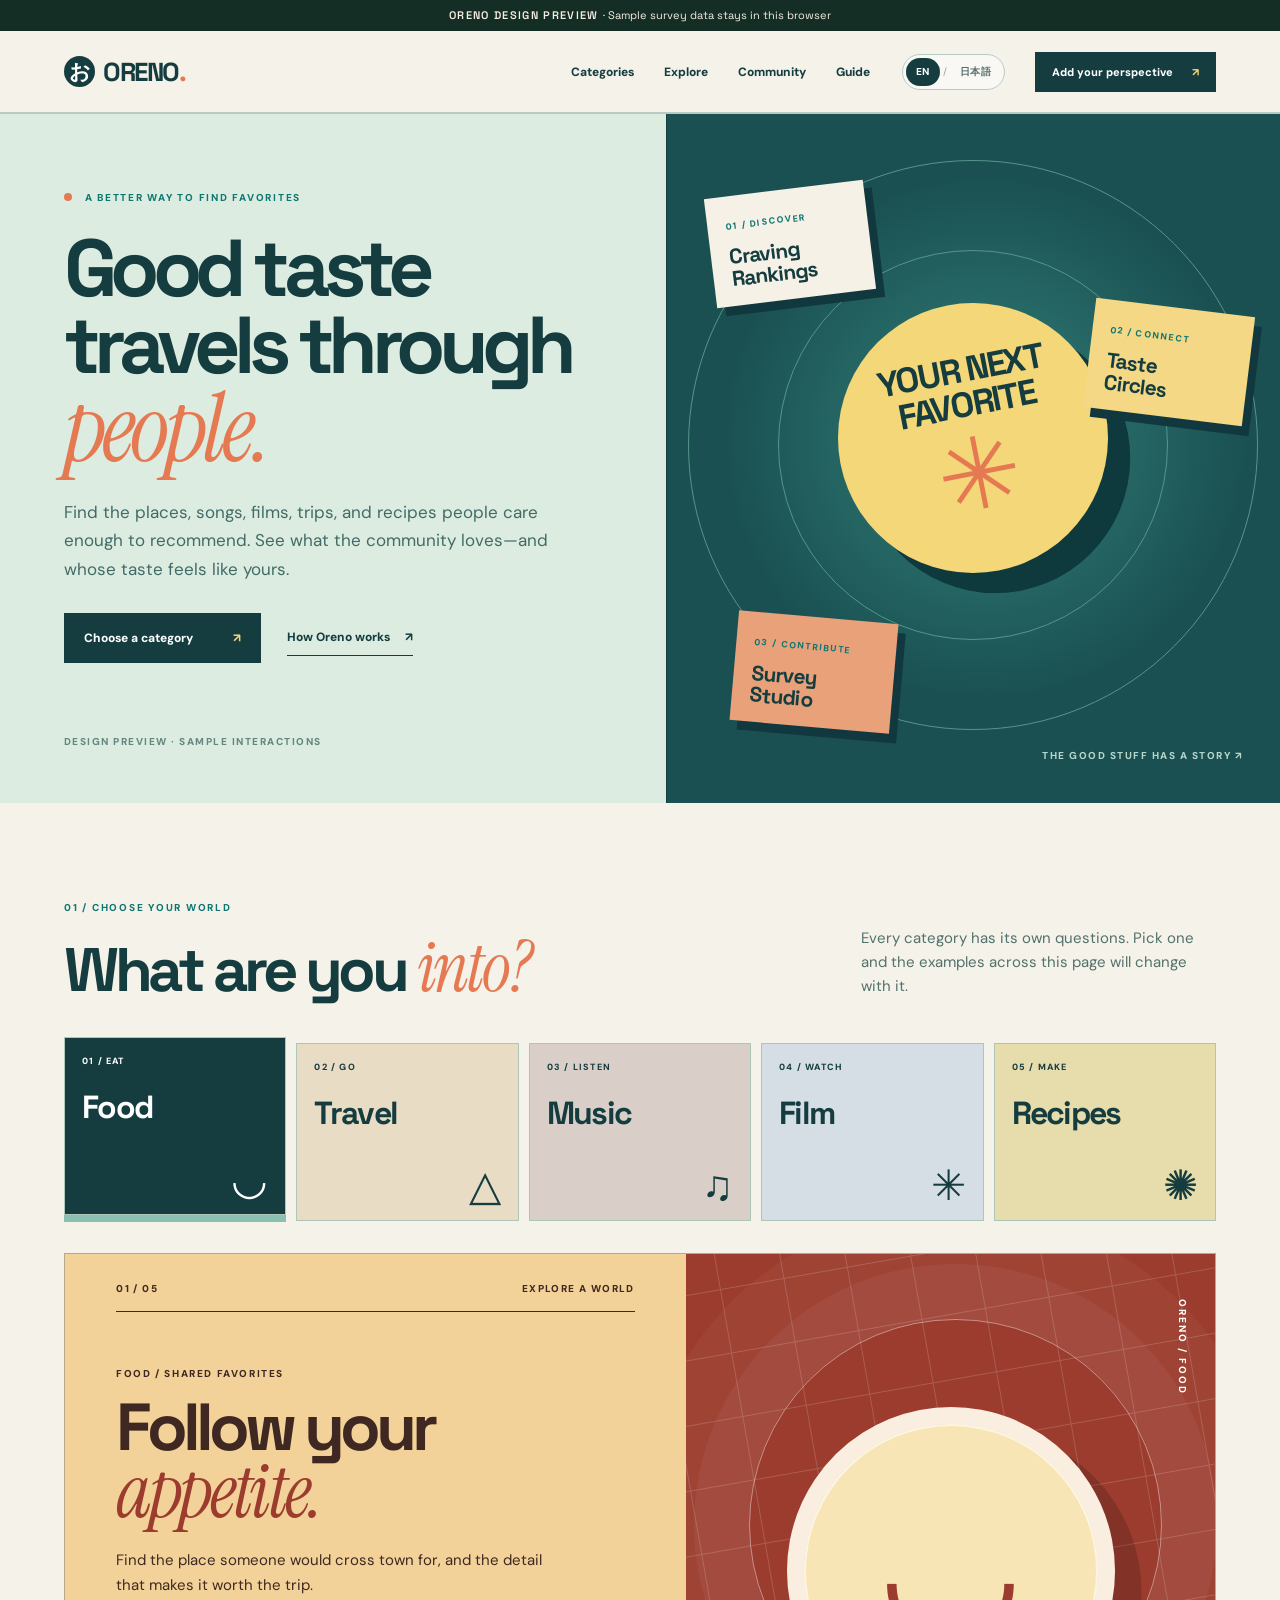
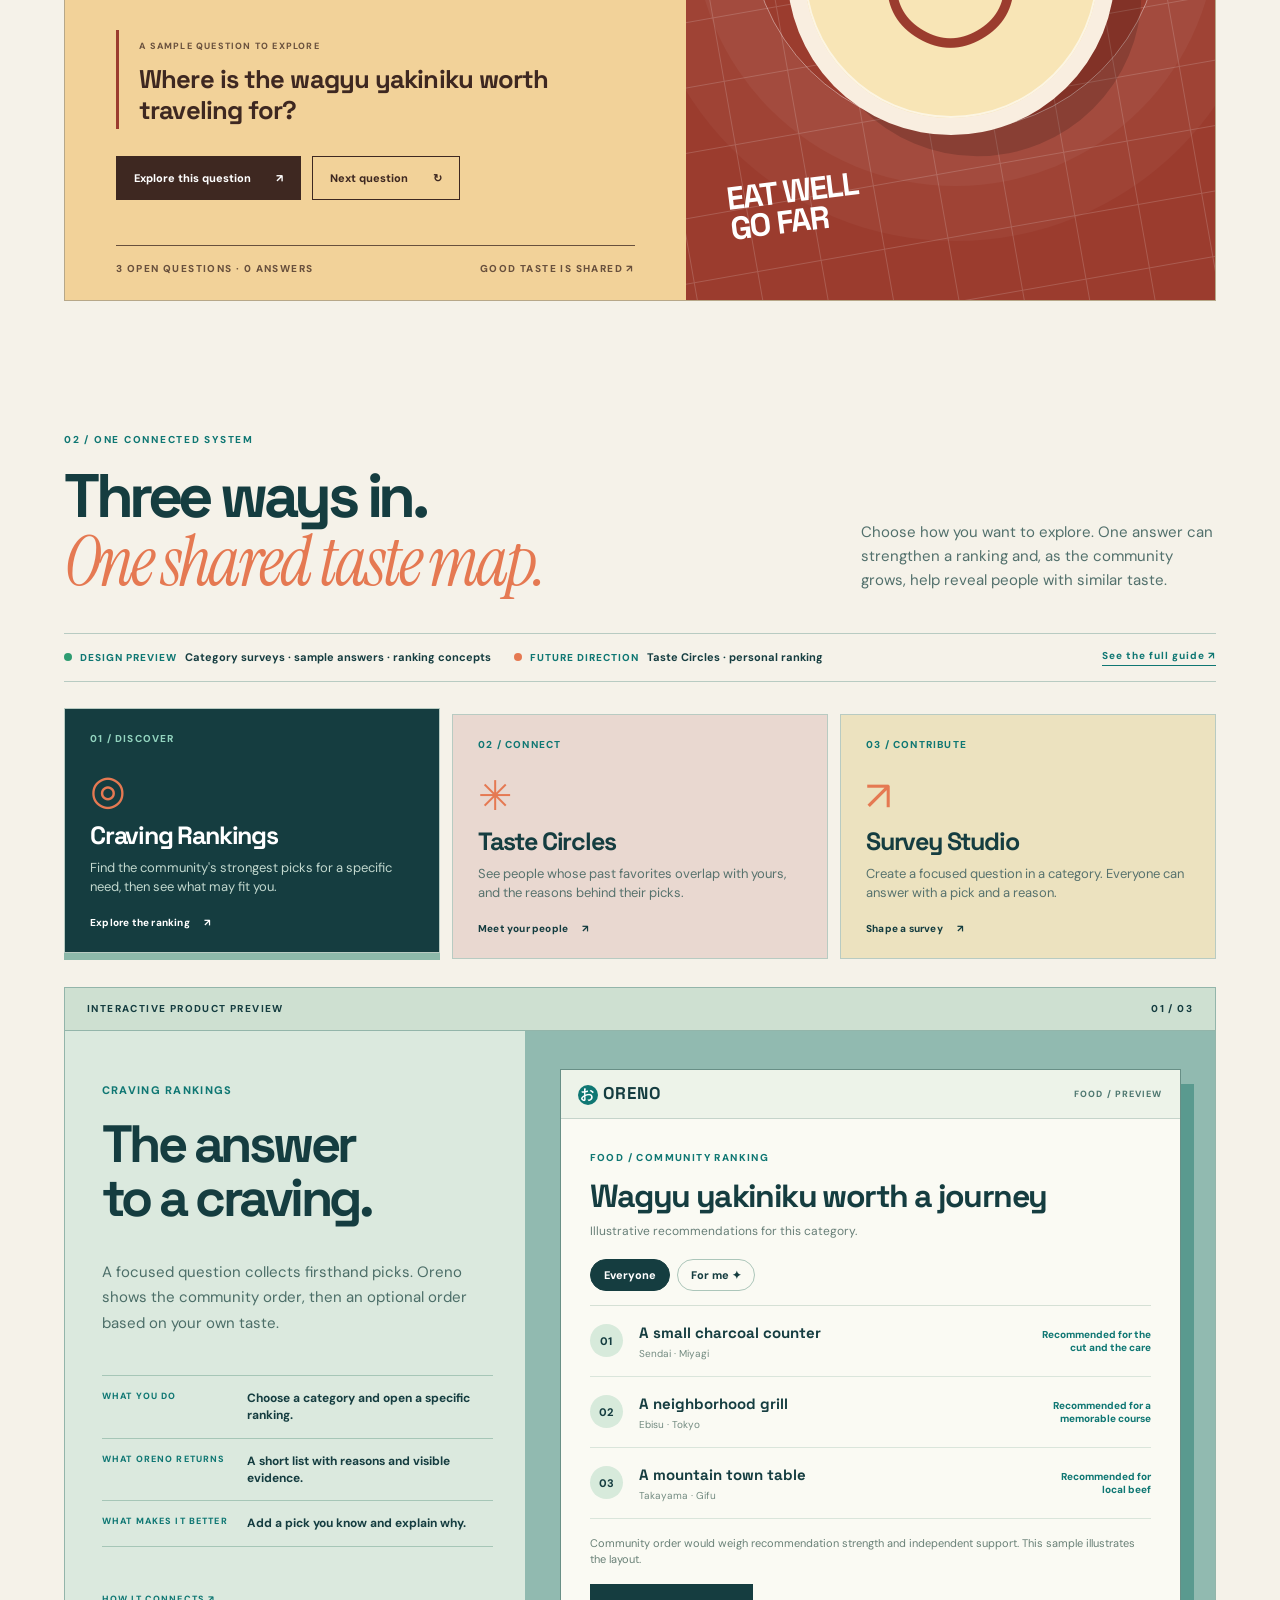
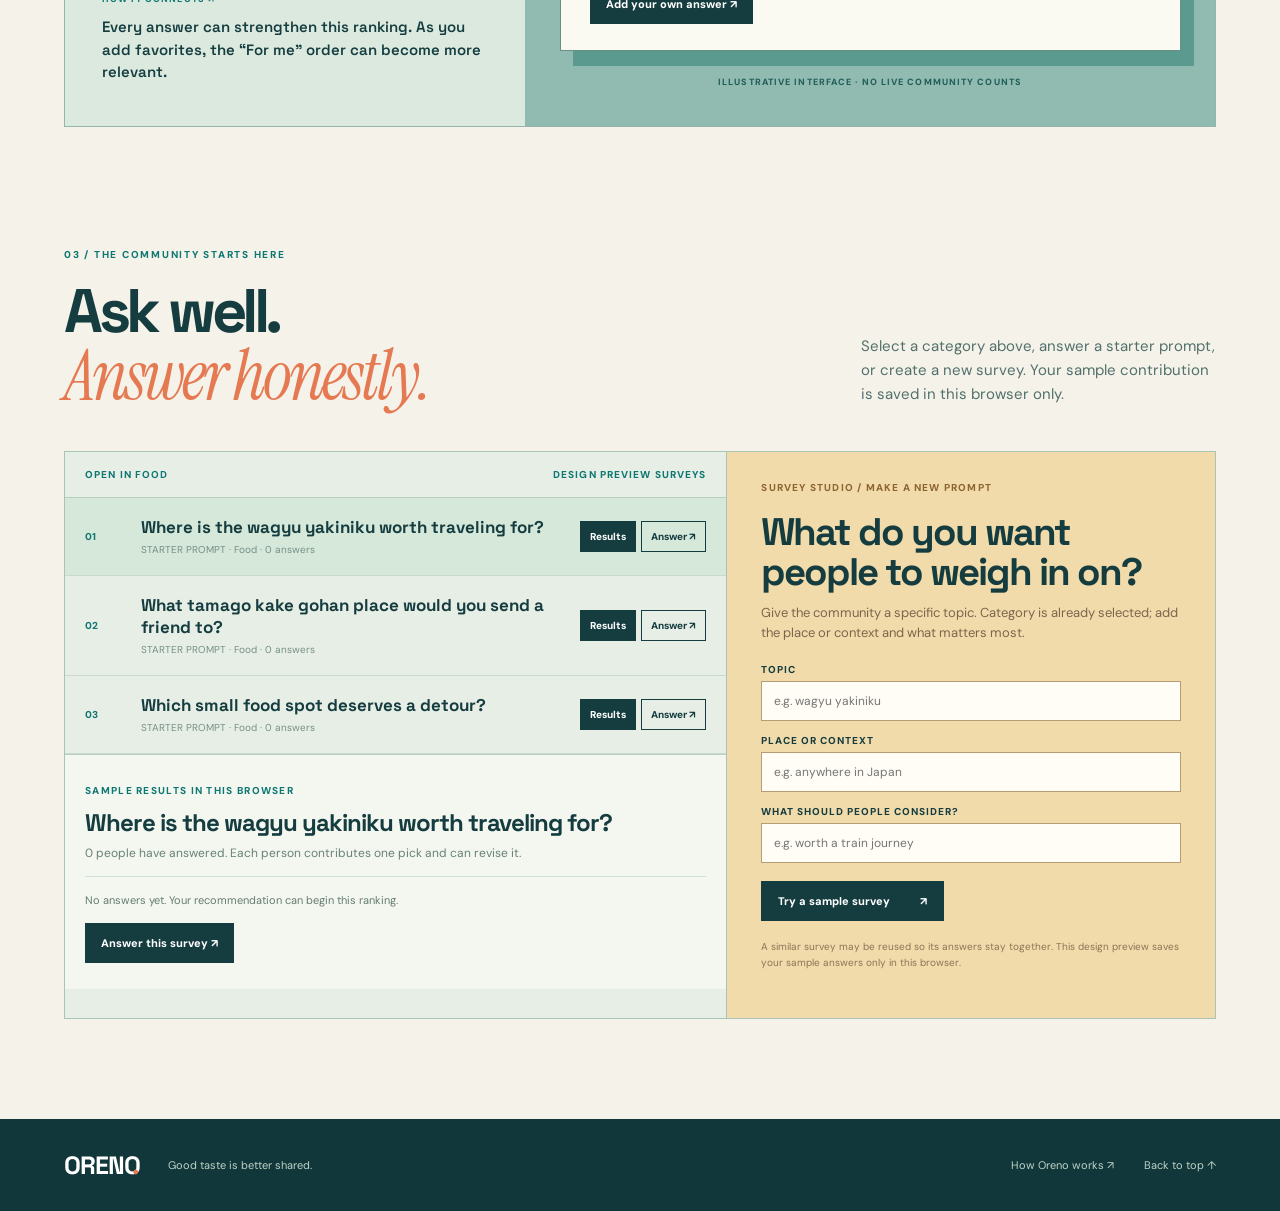
<file: index.html>
<!doctype html>
<html lang="en">
<head>
  <meta charset="utf-8" />
  <meta name="viewport" content="width=device-width, initial-scale=1" />
  <meta name="theme-color" content="#f5f2e9" />
  <meta name="description" content="Oreno brings category questions, community rankings, and people with similar taste into one place." />
  <title>Oreno — Find your kind of favorite</title>
  <link rel="preconnect" href="https://fonts.googleapis.com" />
  <link rel="preconnect" href="https://fonts.gstatic.com" crossorigin />
  <link href="https://fonts.googleapis.com/css2?family=DM+Sans:wght@400;500;600;700&family=Instrument+Serif:ital@0;1&family=Space+Grotesk:wght@400;500;600;700&display=swap" rel="stylesheet" />
  <link rel="stylesheet" href="concepts.css" />
</head>
<body>
<div class="preview-bar">ORENO DESIGN PREVIEW <span>· Sample survey data stays in this browser</span></div><div class="page" id="top">
  <header class="top">
    <a class="brand" href="#top" aria-label="Oreno home"><span class="brand-mark">お</span>ORENO<span class="dot">.</span></a>
    <nav aria-label="Main navigation"><a href="#worlds">Categories</a><a href="#ideas">Explore</a><a href="#community">Community</a><a href="guide.html">Guide</a></nav>
    <div class="mobile-actions"><a href="guide.html">Guide</a><a href="#community">Answer ↗</a></div><div class="language-switch" role="group" aria-label="Language"><button type="button" data-lang="en" aria-pressed="true">EN</button><span aria-hidden="true">/</span><button type="button" data-lang="ja" aria-pressed="false">日本語</button></div><a class="top-action" href="#community">Add your perspective <span>↗</span></a>
  </header>
  <main>
    <section class="hero">
      <div class="hero-copy"><div class="eyebrow"><span class="live-dot"></span> A BETTER WAY TO FIND FAVORITES</div><h1>Good taste<br>travels through<br><em>people.</em></h1><p>Find the places, songs, films, trips, and recipes people care enough to recommend. See what the community loves—and whose taste feels like yours.</p><div class="hero-actions"><a class="button-dark" href="#worlds">Choose a category <span>↗</span></a><a class="text-link" href="guide.html">How Oreno works <span>↗</span></a></div><span class="hero-note">DESIGN PREVIEW · SAMPLE INTERACTIONS</span></div>
      <div class="hero-art" aria-hidden="true"><div class="orbit orbit-one"></div><div class="orbit orbit-two"></div><div class="art-disc"><span>YOUR NEXT<br>FAVORITE</span><b>✳</b></div><div class="art-tag tag-top"><span>01 / DISCOVER</span><strong>Craving<br>Rankings</strong></div><div class="art-tag tag-right"><span>02 / CONNECT</span><strong>Taste<br>Circles</strong></div><div class="art-tag tag-bottom"><span>03 / CONTRIBUTE</span><strong>Survey<br>Studio</strong></div><span class="art-caption">THE GOOD STUFF HAS A STORY ↗</span></div>
    </section>
    <section class="worlds" id="worlds"><div class="section-head"><div><span class="kicker">01 / CHOOSE YOUR WORLD</span><h2>What are you <em>into?</em></h2></div><p>Every category has its own questions. Pick one and the examples across this page will change with it.</p></div><div class="category-row" role="group" aria-label="Choose a category"><button type="button" class="category active" data-category="food" aria-pressed="true"><span>01 / EAT</span><strong>Food</strong><b>◡</b></button><button type="button" class="category" data-category="travel" aria-pressed="false"><span>02 / GO</span><strong>Travel</strong><b>△</b></button><button type="button" class="category" data-category="music" aria-pressed="false"><span>03 / LISTEN</span><strong>Music</strong><b>♫</b></button><button type="button" class="category" data-category="film" aria-pressed="false"><span>04 / WATCH</span><strong>Film</strong><b>✳</b></button><button type="button" class="category" data-category="recipes" aria-pressed="false"><span>05 / MAKE</span><strong>Recipes</strong><b>✺</b></button></div><div class="world-feature" id="worldFeature" data-world="food" aria-live="polite"><div class="world-feature-copy"><div class="feature-topline"><span id="featureIndex">01 / 05</span><span>EXPLORE A WORLD</span></div><div class="feature-main"><span class="feature-kicker" id="featureKicker">FOOD / SHARED FAVORITES</span><h3 id="featureTitle">Follow your <em>appetite.</em></h3><p id="featureDescription">Specific cravings lead to memorable recommendations.</p><div class="feature-prompt"><span id="featurePromptLabel">A QUESTION TO START WITH</span><strong id="featurePrompt"></strong></div><div class="feature-actions"><button type="button" id="featureAnswer">Explore this question <span>↗</span></button><button type="button" id="featureNext" aria-label="See another question">Next question <span>↻</span></button></div></div><div class="feature-foot"><span id="featureSource">COMMUNITY QUESTIONS</span><span>GOOD TASTE IS SHARED ↗</span></div></div><div class="world-feature-art" aria-hidden="true"><div class="art-grid"></div><div class="art-halo"></div><div class="art-object"><span class="art-object-inner" id="featureArtSymbol">◡</span></div><span class="art-stamp" id="featureStamp">EAT WELL<br>GO FAR</span><span class="art-vertical" id="featureVertical">ORENO / FOOD</span></div></div></section>
    <section class="ideas" id="ideas"><div class="section-head"><div><span class="kicker">02 / ONE CONNECTED SYSTEM</span><h2>Three ways in.<br><em>One shared taste map.</em></h2></div><p>Choose how you want to explore. One answer can strengthen a ranking and, as the community grows, help reveal people with similar taste.</p></div><div class="status-rail"><span><b class="status-dot live"></b> DESIGN PREVIEW <strong>Category surveys · sample answers · ranking concepts</strong></span><span><b class="status-dot preview"></b> FUTURE DIRECTION <strong>Taste Circles · personal ranking</strong></span><a href="guide.html">See the full guide ↗</a></div><div class="selector" aria-label="Explore Oreno ideas"><button class="idea-card active" type="button" data-concept="rankings" aria-pressed="true"><span class="idea-num">01 / DISCOVER</span><span class="idea-icon">◎</span><strong>Craving Rankings</strong><span class="idea-desc">Find the community's strongest picks for a specific need, then see what may fit you.</span><span class="idea-cta">Explore the ranking <span>↗</span></span></button><button class="idea-card" type="button" data-concept="circles" aria-pressed="false"><span class="idea-num">02 / CONNECT</span><span class="idea-icon">✳</span><strong>Taste Circles</strong><span class="idea-desc">See people whose past favorites overlap with yours, and the reasons behind their picks.</span><span class="idea-cta">Meet your people <span>↗</span></span></button><button class="idea-card" type="button" data-concept="studio" aria-pressed="false"><span class="idea-num">03 / CONTRIBUTE</span><span class="idea-icon">↗</span><strong>Survey Studio</strong><span class="idea-desc">Create a focused question in a category. Everyone can answer with a pick and a reason.</span><span class="idea-cta">Shape a survey <span>↗</span></span></button></div>
      <div class="concept-stage" aria-live="polite"><div class="stage-top"><span>INTERACTIVE PRODUCT PREVIEW</span><span id="stageNumber">01 / 03</span></div><div class="stage-grid"><div class="stage-copy"><div class="stage-label" id="stageLabel">CRAVING RANKINGS</div><h3 id="stageTitle">The answer<br>to a craving.</h3><p id="stageDescription"></p><div class="stage-facts"><div><span>WHAT YOU DO</span><strong id="stageJob"></strong></div><div><span>WHAT ORENO RETURNS</span><strong id="stageReturn"></strong></div><div><span>WHAT MAKES IT BETTER</span><strong id="stageContribution"></strong></div></div><div class="stage-opinion"><span>HOW IT CONNECTS ↗</span><p id="stageConnection"></p></div></div><div class="mock-wrap"><div class="mock-device"><div class="mock-header"><span><b>お</b> ORENO</span><span id="mockCategory">FOOD / PREVIEW</span></div><div id="mockContent"></div></div><div class="mock-caption" id="mockCaption">ILLUSTRATIVE INTERFACE · NO LIVE COMMUNITY COUNTS</div></div></div></div>
    </section>
    <section class="community" id="community"><div class="section-head"><div><span class="kicker">03 / THE COMMUNITY STARTS HERE</span><h2>Ask well.<br><em>Answer honestly.</em></h2></div><p>Select a category above, answer a starter prompt, or create a new survey. Your sample contribution is saved in this browser only.</p></div><div class="community-grid"><div class="prompt-panel"><div class="panel-head"><span>OPEN IN <b id="promptCategory">FOOD</b></span><span>DESIGN PREVIEW SURVEYS</span></div><div id="promptList"></div><div class="shared-results" id="surveyResults" aria-live="polite"></div><div class="form-message" id="communityMessage" role="status"></div></div><div class="builder-panel"><div class="builder-kicker">SURVEY STUDIO / MAKE A NEW PROMPT</div><h3>What do you want<br>people to weigh in on?</h3><p>Give the community a specific topic. Category is already selected; add the place or context and what matters most.</p><form id="createForm"><label for="surveySubject">TOPIC</label><input id="surveySubject" name="subject" maxlength="70" required placeholder="e.g. wagyu yakiniku" /><label for="surveyContext">PLACE OR CONTEXT</label><input id="surveyContext" name="context" maxlength="70" required placeholder="e.g. anywhere in Japan" /><label for="surveyAngle">WHAT SHOULD PEOPLE CONSIDER?</label><input id="surveyAngle" name="angle" maxlength="90" required placeholder="e.g. worth a train journey" /><button class="builder-submit" type="submit">Try a sample survey <span>↗</span></button></form><p class="builder-note">A similar survey may be reused so its answers stay together. This design preview saves your sample answers only in this browser.</p></div></div></section>
  </main>
  <footer><a class="footer-brand" href="#top">ORENO<span>.</span></a><span>Good taste is better shared.</span><a href="guide.html">How Oreno works ↗</a><a href="#top">Back to top ↑</a></footer>
</div>
<dialog id="answerDialog"><form id="answerForm" class="answer-card"><button class="dialog-close" type="button" id="closeDialog" aria-label="Close">×</button><span class="kicker">ADD YOUR PERSPECTIVE</span><h2 id="answerPrompt"></h2><p>Tell people what you recommend and the detail that makes it worth their time.</p><label for="answerPick">YOUR PICK</label><input id="answerPick" name="pick" maxlength="100" required placeholder="A place, song, film, route, or recipe" /><label for="answerReason">WHY THIS ONE?</label><textarea id="answerReason" name="reason" maxlength="400" minlength="15" required placeholder="The detail you would tell a friend..."></textarea><label for="answerStrength">HOW STRONGLY DO YOU RECOMMEND IT?</label><select id="answerStrength" name="strength"><option value="2">I recommend it</option><option value="3">I would go out of my way for it</option><option value="1">A good pick</option></select><button class="builder-submit" type="submit">Share my answer <span>↗</span></button><small id="answerMessage">One answer per person for each survey. You can update it later.</small></form></dialog>
<script src="concepts.js"></script>
<script src="i18n.js?v=3"></script>
</body>
</html>
</file>
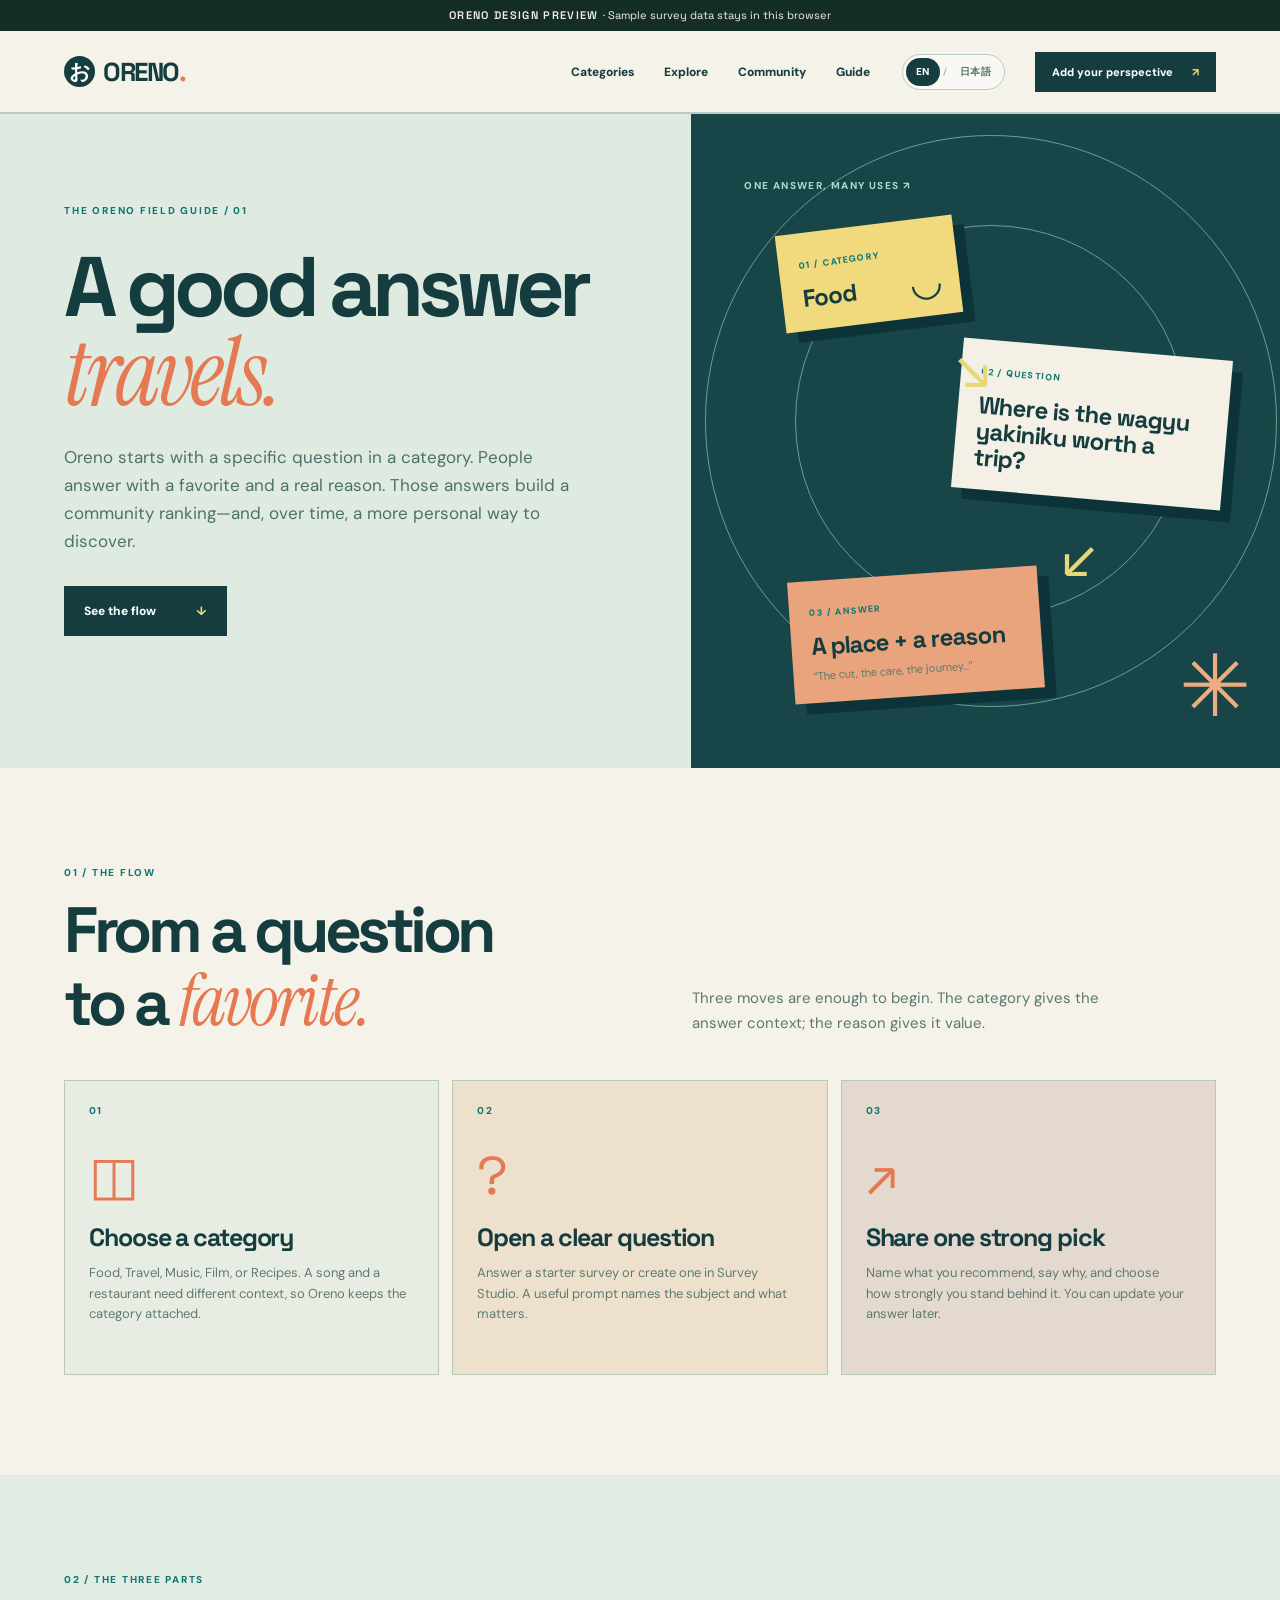
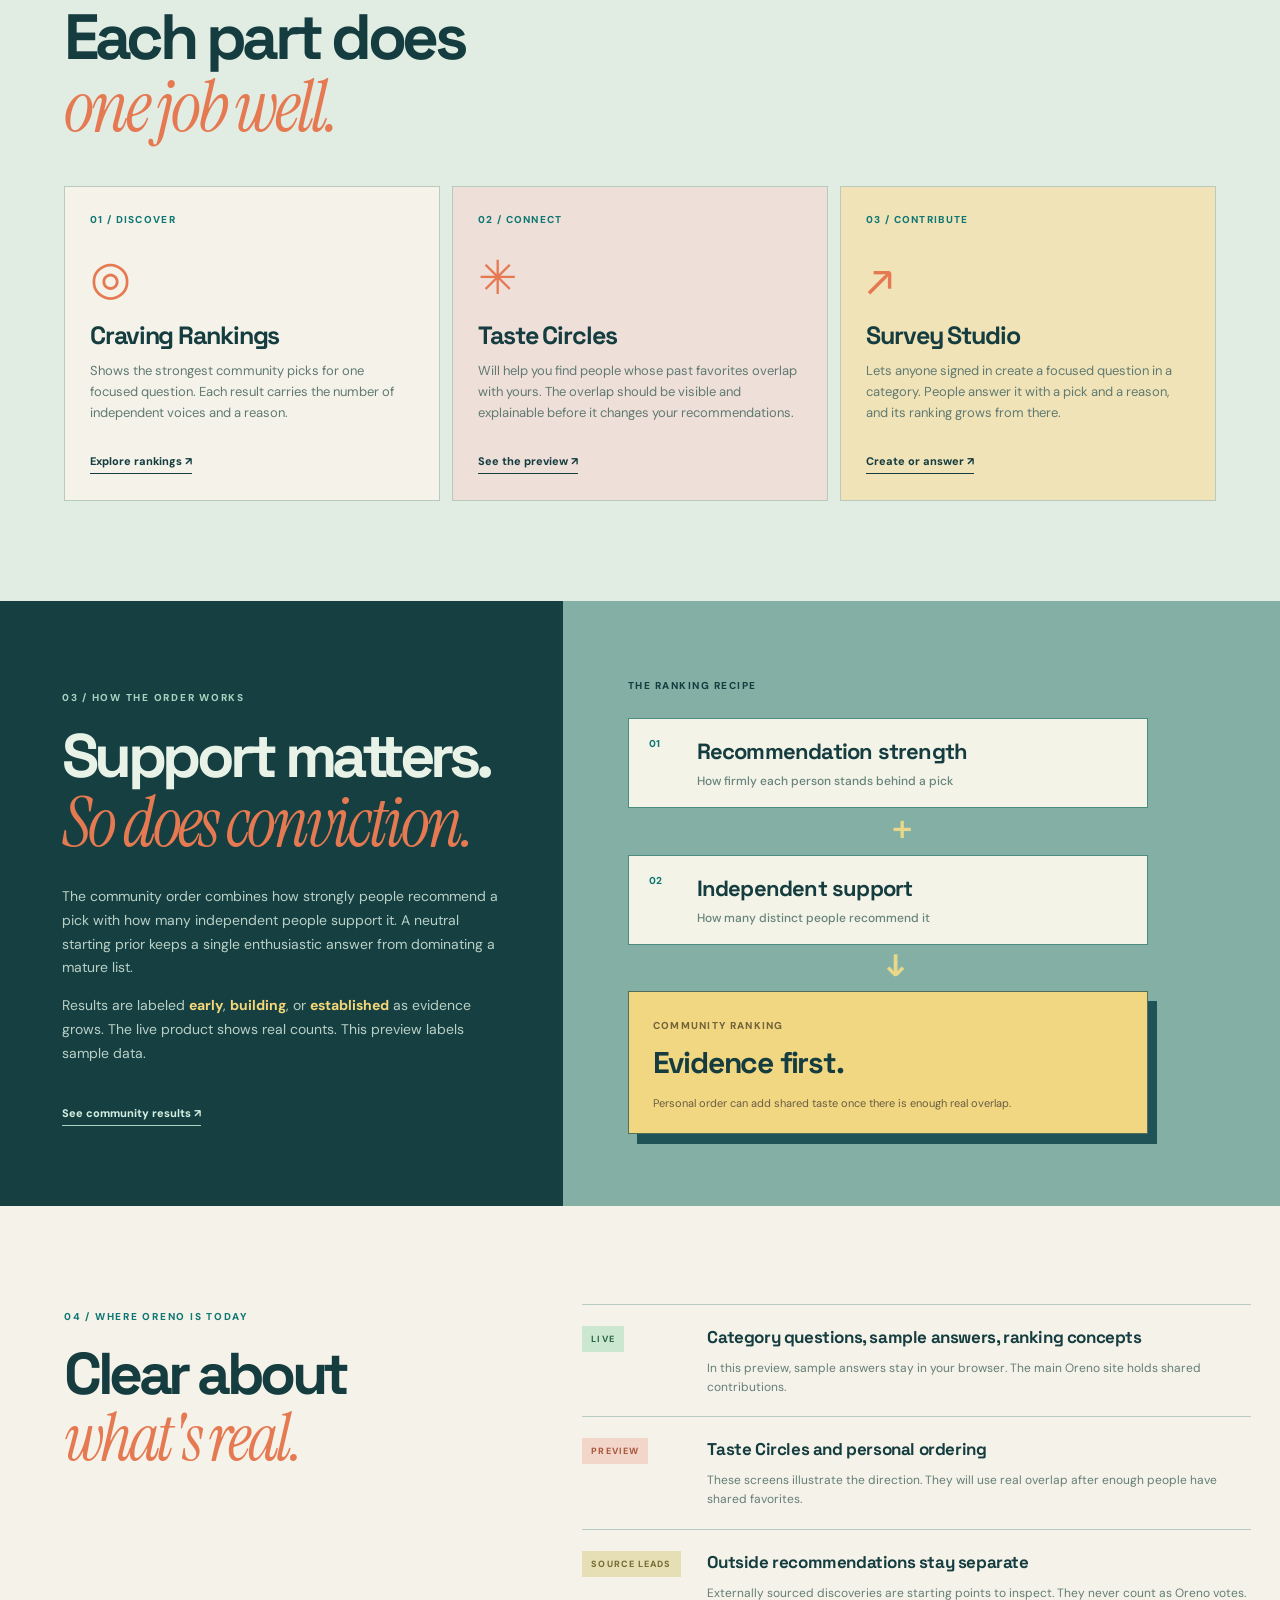
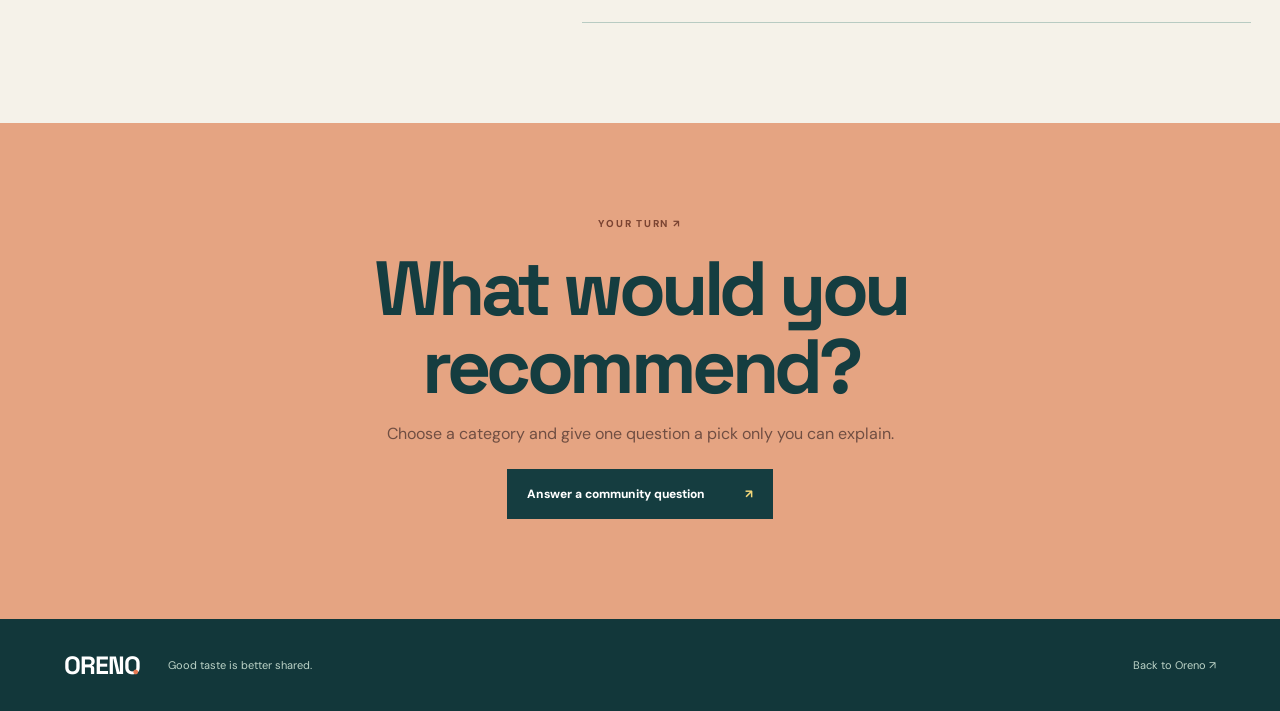
<file: guide.html>
<!doctype html>
<html lang="en">
<head>
  <meta charset="utf-8" />
  <meta name="viewport" content="width=device-width, initial-scale=1" />
  <meta name="theme-color" content="#e4ebdf" />
  <meta name="description" content="A simple guide to Oreno's category surveys, community rankings, and taste connections." />
  <title>How Oreno works — Oreno</title>
  <link rel="preconnect" href="https://fonts.googleapis.com" />
  <link rel="preconnect" href="https://fonts.gstatic.com" crossorigin />
  <link href="https://fonts.googleapis.com/css2?family=DM+Sans:wght@400;500;600;700&family=Instrument+Serif:ital@0;1&family=Space+Grotesk:wght@400;500;600;700&display=swap" rel="stylesheet" />
  <link rel="stylesheet" href="concepts.css" />
  <link rel="stylesheet" href="guide.css" />
</head>
<body>
<div class="preview-bar">ORENO DESIGN PREVIEW <span>· Sample survey data stays in this browser</span></div><div class="page" id="top">
  <header class="top"><a class="brand" href="concepts.html" aria-label="Oreno home"><span class="brand-mark">お</span>ORENO<span class="dot">.</span></a><nav aria-label="Main navigation"><a href="concepts.html#worlds">Categories</a><a href="concepts.html#ideas">Explore</a><a href="concepts.html#community">Community</a><a href="guide.html" aria-current="page">Guide</a></nav><div class="language-switch" role="group" aria-label="Language"><button type="button" data-lang="en" aria-pressed="true">EN</button><span aria-hidden="true">/</span><button type="button" data-lang="ja" aria-pressed="false">日本語</button></div><a class="top-action" href="concepts.html#community">Add your perspective <span>↗</span></a><div class="mobile-actions"><a href="concepts.html">Home</a><a href="concepts.html#community">Answer ↗</a></div></header>
  <main>
    <section class="guide-hero"><div class="guide-hero-copy"><span class="kicker">THE ORENO FIELD GUIDE / 01</span><h1>A good answer<br><em>travels.</em></h1><p>Oreno starts with a specific question in a category. People answer with a favorite and a real reason. Those answers build a community ranking—and, over time, a more personal way to discover.</p><a class="button-dark" href="#the-flow">See the flow <span>↓</span></a></div><div class="guide-hero-visual" aria-label="Illustration showing a category, question, recommendation, and ranking"><div class="visual-label">ONE ANSWER, MANY USES ↗</div><div class="visual-card vc-one"><span>01 / CATEGORY</span><strong>Food</strong><b>◡</b></div><div class="visual-arrow va-one">↘</div><div class="visual-card vc-two"><span>02 / QUESTION</span><strong>Where is the wagyu yakiniku worth a trip?</strong></div><div class="visual-arrow va-two">↙</div><div class="visual-card vc-three"><span>03 / ANSWER</span><strong>A place + a reason</strong><small>“The cut, the care, the journey…”</small></div><div class="visual-stamp">✳</div></div></section>
    <section class="flow" id="the-flow"><div class="guide-section-head"><span class="kicker">01 / THE FLOW</span><h2>From a question<br>to a <em>favorite.</em></h2><p>Three moves are enough to begin. The category gives the answer context; the reason gives it value.</p></div><div class="flow-grid"><div class="flow-step"><span class="step-num">01</span><div class="step-glyph">◫</div><h3>Choose a category</h3><p>Food, Travel, Music, Film, or Recipes. A song and a restaurant need different context, so Oreno keeps the category attached.</p></div><div class="flow-step"><span class="step-num">02</span><div class="step-glyph">?</div><h3>Open a clear question</h3><p>Answer a starter survey or create one in Survey Studio. A useful prompt names the subject and what matters.</p></div><div class="flow-step"><span class="step-num">03</span><div class="step-glyph">↗</div><h3>Share one strong pick</h3><p>Name what you recommend, say why, and choose how strongly you stand behind it. You can update your answer later.</p></div></div></section>
    <section class="three-parts"><div class="guide-section-head"><span class="kicker">02 / THE THREE PARTS</span><h2>Each part does<br><em>one job well.</em></h2></div><div class="part-grid"><article><span class="part-no">01 / DISCOVER</span><div class="part-icon">◎</div><h3>Craving Rankings</h3><p>Shows the strongest community picks for one focused question. Each result carries the number of independent voices and a reason.</p><a href="concepts.html#ideas">Explore rankings ↗</a></article><article><span class="part-no">02 / CONNECT</span><div class="part-icon">✳</div><h3>Taste Circles</h3><p>Will help you find people whose past favorites overlap with yours. The overlap should be visible and explainable before it changes your recommendations.</p><a href="concepts.html#ideas">See the preview ↗</a></article><article><span class="part-no">03 / CONTRIBUTE</span><div class="part-icon">↗</div><h3>Survey Studio</h3><p>Lets anyone signed in create a focused question in a category. People answer it with a pick and a reason, and its ranking grows from there.</p><a href="concepts.html#community">Create or answer ↗</a></article></div></section>
    <section class="ranking-guide"><div class="ranking-copy"><span class="kicker">03 / HOW THE ORDER WORKS</span><h2>Support matters.<br><em>So does conviction.</em></h2><p>The community order combines how strongly people recommend a pick with how many independent people support it. A neutral starting prior keeps a single enthusiastic answer from dominating a mature list.</p><p>Results are labeled <strong>early</strong>, <strong>building</strong>, or <strong>established</strong> as evidence grows. The live product shows real counts. This preview labels sample data.</p><a href="concepts.html#community" class="ranking-link">See community results ↗</a></div><div class="ranking-visual"><span class="math-kicker">THE RANKING RECIPE</span><div class="math-row"><span>01</span><strong>Recommendation strength</strong><b>How firmly each person stands behind a pick</b></div><div class="math-plus">＋</div><div class="math-row"><span>02</span><strong>Independent support</strong><b>How many distinct people recommend it</b></div><div class="math-equals">↓</div><div class="math-result"><span>COMMUNITY RANKING</span><strong>Evidence first.</strong><small>Personal order can add shared taste once there is enough real overlap.</small></div></div></section>
    <section class="guide-status"><div><span class="kicker">04 / WHERE ORENO IS TODAY</span><h2>Clear about<br><em>what's real.</em></h2></div><div class="status-list"><div><span class="status-pill live-pill">LIVE</span><strong>Category questions, sample answers, ranking concepts</strong><p>In this preview, sample answers stay in your browser. The main Oreno site holds shared contributions.</p></div><div><span class="status-pill preview-pill">PREVIEW</span><strong>Taste Circles and personal ordering</strong><p>These screens illustrate the direction. They will use real overlap after enough people have shared favorites.</p></div><div><span class="status-pill source-pill">SOURCE LEADS</span><strong>Outside recommendations stay separate</strong><p>Externally sourced discoveries are starting points to inspect. They never count as Oreno votes.</p></div></div></section>
    <section class="guide-end"><span class="kicker">YOUR TURN ↗</span><h2>What would you<br>recommend?</h2><p>Choose a category and give one question a pick only you can explain.</p><a class="button-dark" href="concepts.html#community">Answer a community question <span>↗</span></a></section>
  </main>
  <footer><a class="footer-brand" href="concepts.html">ORENO<span>.</span></a><span>Good taste is better shared.</span><a href="concepts.html">Back to Oreno ↗</a></footer>
</div>
<script src="i18n.js?v=3"></script>
</body>
</html>
</file>
<file: concepts.css>
:root{--paper:#f5f2e9;--ink:#153d40;--teal:#0f7773;--mint:#cbe5d8;--line:#b8cbc2;--orange:#e57952;--yellow:#f3d779}*{box-sizing:border-box}html{scroll-behavior:smooth}body{margin:0;background:var(--paper);color:var(--ink);font-family:'DM Sans',sans-serif}button,input,textarea{font:inherit}button{cursor:pointer}a{color:inherit;text-decoration:none}button:focus-visible,a:focus-visible,input:focus-visible,textarea:focus-visible{outline:3px solid var(--orange);outline-offset:3px}.page{max-width:1700px;margin:auto;overflow:hidden}.top{height:82px;display:flex;align-items:center;gap:30px;padding:0 5%;border-bottom:1px solid var(--line);background:var(--paper);position:relative;z-index:5}.brand{font:700 26px 'Space Grotesk',sans-serif;letter-spacing:-1.5px;display:flex;align-items:center;gap:8px;margin-right:auto}.brand-mark{background:var(--ink);color:white;width:31px;height:31px;border-radius:50%;display:grid;place-items:center;font:700 21px sans-serif;letter-spacing:0}.dot,.footer-brand span{color:var(--orange);margin-left:-8px}.top nav{display:flex;gap:30px;font-size:12px;font-weight:800}.top nav a:hover{text-decoration:underline;text-underline-offset:5px}.top-action{background:var(--ink);color:#fff;padding:13px 17px;font-size:11px;font-weight:800;white-space:nowrap}.top-action span{margin-left:16px;color:var(--yellow)}.hero{min-height:690px;display:grid;grid-template-columns:52% 48%;background:#dcece0}.hero-copy{padding:78px 6% 55px 9.6%;display:flex;flex-direction:column;align-items:flex-start;position:relative;z-index:2}.eyebrow,.kicker{font-size:10px;letter-spacing:1.75px;font-weight:800;color:var(--teal)}.live-dot{display:inline-block;width:8px;height:8px;border-radius:50%;background:var(--orange);margin-right:9px}.hero h1{font:700 clamp(66px,6.3vw,105px)/.95 'Space Grotesk',sans-serif;letter-spacing:-6.5px;margin:27px 0 25px}.hero h1 em,.section-head h2 em,.system h2 em{font-style:normal;color:var(--orange)}.hero p{font-size:17px;line-height:1.65;max-width:510px;color:#426b67;margin:0 0 30px}.hero-actions{display:flex;gap:26px;align-items:center;flex-wrap:wrap}.button-dark{background:var(--ink);color:white;padding:17px 20px;display:inline-flex;gap:40px;font-size:12px;font-weight:800}.button-dark span{color:var(--yellow)}.text-link{font-size:12px;font-weight:800;border-bottom:1px solid var(--ink);padding:10px 0}.text-link span{margin-left:12px}.hero-note{font-size:10px;letter-spacing:1.5px;color:#648680;font-weight:800;margin-top:auto;padding-top:32px}.hero-art{position:relative;min-height:640px;background:#1a5052;overflow:hidden;border-left:1px solid var(--ink)}.hero-art:before{content:'';position:absolute;inset:0;background:radial-gradient(circle at 52% 47%,#2d7771 0 11%,transparent 54%)}.orbit{position:absolute;border:1px solid #55958b;border-radius:50%;width:570px;height:570px;left:50%;top:48%;transform:translate(-50%,-50%)}.orbit-two{width:390px;height:390px}.art-disc{position:absolute;left:50%;top:47%;transform:translate(-50%,-50%) rotate(-11deg);width:270px;height:270px;border-radius:50%;background:var(--yellow);display:flex;flex-direction:column;align-items:center;justify-content:center;box-shadow:18px 24px 0 #0e393d}.art-disc span{font:700 35px/1 'Space Grotesk',sans-serif;letter-spacing:-2px;text-align:center}.art-disc b{font:100px/1 sans-serif;color:var(--orange);margin-top:2px}.art-tag{position:absolute;min-width:160px;padding:17px 18px;background:#f6f1e6;box-shadow:8px 9px 0 #10383e}.art-tag span{font-size:9px;letter-spacing:1.3px;font-weight:800;color:var(--teal)}.art-tag strong{display:block;font:700 21px/1.03 'Space Grotesk',sans-serif;letter-spacing:-.9px;margin-top:12px}.tag-top{left:7%;top:11%;transform:rotate(-7deg)}.tag-right{right:5%;top:28%;transform:rotate(7deg);background:#f4d886}.tag-bottom{left:11%;bottom:11%;transform:rotate(5deg);background:#e9a17a}.art-caption{position:absolute;right:6%;bottom:6%;font-size:10px;letter-spacing:1.5px;font-weight:800;color:#b7d6ca}.worlds,.ideas,.community{padding:92px 5% 0}.section-head{display:flex;justify-content:space-between;align-items:end;gap:50px;margin-bottom:40px}.section-head h2,.system h2{font:700 clamp(42px,4.8vw,72px)/1 'Space Grotesk',sans-serif;letter-spacing:-4.5px;margin:18px 0 0}.section-head>p{max-width:355px;line-height:1.6;font-size:15px;color:#52706c;margin:0 0 5px}.category-row{display:grid;grid-template-columns:repeat(5,1fr);gap:10px}.category{min-height:178px;text-align:left;padding:17px 17px 13px;background:#e1e8dd;border:1px solid #aec5b9;display:flex;flex-direction:column;color:var(--ink);transition:transform .2s,background .2s,box-shadow .2s}.category:nth-child(2){background:#e9dcc5}.category:nth-child(3){background:#dacfc8}.category:nth-child(4){background:#d5dee4}.category:nth-child(5){background:#e6dcac}.category.active{background:var(--ink);color:white;transform:translateY(-6px);box-shadow:0 7px 0 #8cbfb0}.category span{font-size:9px;letter-spacing:1.2px;font-weight:800}.category strong{font:700 clamp(23px,2.5vw,37px) 'Space Grotesk',sans-serif;letter-spacing:-1.7px;margin-top:20px}.category b{align-self:flex-end;font:42px/1 'Space Grotesk',sans-serif;margin-top:auto}.category-note{font-size:12px;color:#68837c;margin:18px 0 0}.category-note span{font-weight:800;color:var(--teal)}.ideas{padding-top:126px}.selector{display:grid;grid-template-columns:repeat(3,1fr);gap:12px;margin-bottom:28px}.idea-card{border:1px solid var(--line);background:#e6eee5;color:var(--ink);text-align:left;min-height:245px;padding:23px 25px;display:flex;flex-direction:column;transition:transform .2s,background .2s,box-shadow .2s}.idea-card:nth-child(2){background:#e9d8d0}.idea-card:nth-child(3){background:#ece2bf}.idea-card.active{background:var(--ink);color:#fff;transform:translateY(-6px);box-shadow:0 7px 0 #8db9aa}.idea-num{font-size:10px;letter-spacing:1.2px;font-weight:800;color:var(--teal)}.idea-card.active .idea-num{color:#93d4bf}.idea-icon{font-size:41px;line-height:1;color:var(--orange);margin:25px 0 8px}.idea-card strong{font:700 25px 'Space Grotesk',sans-serif;letter-spacing:-1.2px}.idea-desc{font-size:13px;line-height:1.5;max-width:330px;margin-top:7px;color:#57726d}.idea-card.active .idea-desc{color:#c2d8ce}.idea-cta{font-size:10px;letter-spacing:.2px;font-weight:800;margin-top:auto;padding-top:17px}.idea-cta span{margin-left:12px}.concept-stage{border:1px solid #93b5aa;background:#dbe9de;margin-bottom:0}.stage-top{height:43px;background:#cee0d1;border-bottom:1px solid #93b5aa;display:flex;justify-content:space-between;align-items:center;padding:0 22px;font-size:10px;letter-spacing:1.4px;font-weight:800}.stage-grid{display:grid;grid-template-columns:40% 60%;min-height:650px}.stage-copy{padding:52px 7% 42px 8%;display:flex;flex-direction:column}.stage-label{font-size:11px;letter-spacing:1.3px;font-weight:800;color:var(--teal)}.stage-copy h3{font:700 clamp(42px,4.1vw,64px)/1.03 'Space Grotesk',sans-serif;letter-spacing:-3.5px;margin:20px 0}.stage-copy>p{font-size:15px;line-height:1.7;color:#4c6e68;max-width:425px}.stage-facts{border-top:1px solid #a6c6b7;margin-top:24px}.stage-facts>div{padding:14px 0;border-bottom:1px solid #a6c6b7;display:grid;grid-template-columns:34% 66%;gap:12px}.stage-facts span,.stage-opinion span{font-size:9px;letter-spacing:1.15px;font-weight:800;color:var(--teal)}.stage-facts strong{font-size:12px;line-height:1.4}.stage-opinion{margin-top:auto;padding-top:30px}.stage-opinion p{font:600 15px/1.5 'Space Grotesk',sans-serif;margin:9px 0 0}.mock-wrap{background:#91bab0;display:flex;flex-direction:column;align-items:center;justify-content:center;padding:38px 5%}.mock-device{width:min(100%,650px);min-height:525px;background:#fafaf3;border:1px solid #688f86;box-shadow:13px 15px 0 #5a9a8f;overflow:hidden}.mock-header{height:49px;background:#edf3e9;border-bottom:1px solid #c5d4cb;display:flex;align-items:center;justify-content:space-between;padding:0 17px;font-size:9px;letter-spacing:1.1px;font-weight:800;color:#4e7770}.mock-header span:first-child{font:700 17px 'Space Grotesk',sans-serif;color:var(--ink)}.mock-header b{display:inline-grid;place-items:center;width:20px;height:20px;border-radius:50%;background:var(--teal);color:#fff;font:700 14px sans-serif}.mock-caption{font-size:9px;letter-spacing:1.1px;color:#215e5a;font-weight:800;margin-top:25px;text-align:center}.mock-content{padding:26px 29px}.mock-kicker{font-size:10px;letter-spacing:1.4px;font-weight:800;color:var(--teal)}.mock-title{font:700 32px/1.1 'Space Grotesk',sans-serif;letter-spacing:-1.6px;margin:13px 0 8px}.mock-sub{font-size:12px;line-height:1.5;color:#687f78;margin:0 0 19px}.mini-tabs{display:flex;gap:7px;padding-bottom:14px;border-bottom:1px solid #d5e0d5}.mini-tabs button{border:1px solid #acc6ba;border-radius:100px;padding:8px 13px;color:var(--ink);background:transparent;font-size:11px;font-weight:800}.mini-tabs button.active{background:var(--ink);border-color:var(--ink);color:white}.result{display:grid;grid-template-columns:38px 1fr auto;gap:11px;align-items:center;border-bottom:1px solid #dae5db;padding:16px 0}.result-number{width:33px;height:33px;border-radius:50%;display:grid;place-items:center;background:#d7eadb;font-size:11px;font-weight:800}.result strong{font:700 15px 'Space Grotesk',sans-serif}.result small{display:block;color:#738b81;font-size:10px;margin-top:4px}.result-proof{font-size:10px;font-weight:800;color:var(--teal);max-width:115px;text-align:right}.mock-explain{font-size:11px;line-height:1.5;color:#698077;margin:16px 0}.mock-action{background:var(--ink);border:1px solid var(--ink);padding:12px 15px;color:#fff;font-size:11px;font-weight:800}.profile-list{display:grid;grid-template-columns:repeat(3,1fr);gap:9px}.profile{padding:12px 10px;border:1px solid #cbdbd1;background:#f0f6ec;text-align:left;color:var(--ink)}.profile.active{border-color:var(--teal);background:#d5e9df}.avatar{width:39px;height:39px;display:grid;place-items:center;background:#9dcbc0;border-radius:50%;font:700 16px 'Space Grotesk',sans-serif;margin-bottom:13px}.profile strong{display:block;font-size:12px}.profile small{display:block;font-size:10px;color:#6a827a;margin:3px 0 10px}.match{font-size:9px;color:var(--teal);font-weight:800}.person-detail{background:#e4f0e7;border-top:1px solid #c9d9cc;margin:20px -29px -26px;padding:19px 29px 24px}.person-detail strong{font:700 17px 'Space Grotesk',sans-serif}.person-detail p{font-size:12px;line-height:1.5;color:#55756e;margin:8px 0 16px}.pick-row{display:flex;justify-content:space-between;gap:15px;border-top:1px solid #c7dccf;padding:10px 0;font-size:11px;font-weight:800}.pick-row span:last-child{color:var(--teal)}.field{font-size:9px;letter-spacing:1.1px;color:var(--teal);font-weight:800;display:block;margin:13px 0 6px}.mock-select{width:100%;border:1px solid #bed1c4;background:white;padding:9px 11px;font-size:12px;color:var(--ink)}.question-preview{background:#e0eee3;border-left:4px solid var(--teal);padding:15px;margin-top:16px}.question-preview span{font-size:9px;letter-spacing:1px;font-weight:800;color:var(--teal)}.question-preview strong{display:block;font:700 18px/1.22 'Space Grotesk',sans-serif;margin:7px 0}.question-preview p{font-size:11px;color:#678076;margin:0}.system{display:grid;grid-template-columns:30% 70%;gap:0;background:var(--ink);color:#eff6eb;padding:75px 5%;margin-top:100px}.system h2{font-size:clamp(42px,4vw,62px)}.system .kicker{color:#98d1bd}.system-steps{display:grid;grid-template-columns:repeat(3,1fr);gap:20px;padding-left:5%}.system-steps>div{border-top:1px solid #7fac9c;padding-top:18px}.system-steps span{font-size:10px;letter-spacing:1.4px;color:var(--yellow);font-weight:800}.system-steps strong{display:block;font:700 23px 'Space Grotesk',sans-serif;letter-spacing:-.8px;margin:20px 0 9px}.system-steps p{font-size:13px;line-height:1.6;color:#b8d1c6;margin:0}.system-foot{grid-column:2;color:#a9cabc;border-top:1px solid #4b7770;margin:35px 0 0 5%;padding-top:16px;font-size:11px;line-height:1.6}.community{padding-bottom:100px}.community-grid{display:grid;grid-template-columns:1.15fr .85fr;border:1px solid #a9c3b7}.prompt-panel{background:#e7eee5}.panel-head{display:flex;justify-content:space-between;gap:10px;padding:16px 20px;border-bottom:1px solid #b7cdbf;font-size:10px;letter-spacing:1.1px;font-weight:800;color:var(--teal)}.prompt-row{display:grid;grid-template-columns:42px 1fr auto;gap:14px;align-items:center;padding:19px 20px;border-bottom:1px solid #c9d9cb}.prompt-num{font-size:10px;font-weight:800;color:var(--teal)}.prompt-row strong{font:700 17px/1.25 'Space Grotesk',sans-serif}.prompt-row small{display:block;font-size:10px;color:#759087;margin-top:5px}.prompt-row button{border:1px solid var(--ink);background:transparent;padding:9px 12px;font-size:10px;font-weight:800;color:var(--ink);white-space:nowrap}.prompt-row button:hover{background:var(--ink);color:white}.my-answers{padding:20px}.answer-item{background:#f7f5ed;border-left:3px solid var(--orange);padding:13px 15px;margin-bottom:8px}.answer-item span{font-size:9px;color:var(--teal);font-weight:800;letter-spacing:1px}.answer-item strong{display:block;font-size:13px;margin-top:5px}.answer-item p{font-size:11px;color:#607970;line-height:1.4;margin:5px 0 0}.builder-panel{background:#f2dbab;padding:29px 7% 28px;border-left:1px solid #a9c3b7}.builder-kicker{font-size:10px;letter-spacing:1.2px;font-weight:800;color:#8d6533}.builder-panel h3{font:700 clamp(28px,3vw,45px)/1.05 'Space Grotesk',sans-serif;letter-spacing:-2px;margin:18px 0 10px}.builder-panel>p{font-size:13px;line-height:1.55;color:#7b664d;margin:0 0 20px}.builder-panel label,.answer-card label{display:block;font-size:10px;letter-spacing:1px;font-weight:800;margin:13px 0 5px}.builder-panel input,.answer-card input,.answer-card textarea{width:100%;border:1px solid #b59e75;background:#fffdf5;color:var(--ink);padding:11px 12px;font-size:12px}.builder-submit{display:flex;justify-content:space-between;gap:30px;align-items:center;background:var(--ink);color:white;border:0;padding:13px 17px;margin-top:18px;font-size:11px;font-weight:800}.builder-note{font-size:10px!important;color:#8b7355!important;margin-top:18px!important}footer{background:#12373a;color:#bdd4c8;padding:30px 5%;display:flex;align-items:center;gap:30px;font-size:11px}footer a:last-child{margin-left:auto}.footer-brand{font:700 25px 'Space Grotesk',sans-serif;color:#fff;letter-spacing:-1px}dialog{border:0;padding:0;max-width:min(92vw,550px);box-shadow:0 25px 80px #183b3d70}dialog::backdrop{background:#0b2529b0}.answer-card{background:#f6f2e7;padding:32px 35px 35px;position:relative}.dialog-close{position:absolute;right:17px;top:12px;background:none;border:0;font-size:25px;color:var(--ink)}.answer-card h2{font:700 28px/1.12 'Space Grotesk',sans-serif;letter-spacing:-1px;margin:16px 0}.answer-card p{font-size:13px;color:#60746e;line-height:1.5}.answer-card textarea{min-height:110px;resize:vertical}.answer-card small{display:block;color:#7a8d80;font-size:10px;margin-top:13px}@media(max-width:1050px){.top nav{gap:14px}.hero h1{font-size:70px}.stage-grid{grid-template-columns:1fr}.stage-copy{padding:38px 6%}.stage-opinion{margin-top:20px}.mock-wrap{padding:34px 5%}.system{grid-template-columns:1fr}.system-steps{padding:35px 0 0}.system-foot{grid-column:1;margin-left:0}}@media(max-width:760px){.top{height:70px;padding:0 5%}.top nav{display:none}.top-action{padding:10px;font-size:10px}.hero{grid-template-columns:1fr}.hero-copy{padding:60px 6% 38px}.hero h1{font-size:clamp(55px,13vw,80px);letter-spacing:-4.5px}.hero-art{min-height:440px;border-left:0}.orbit{width:470px;height:470px}.orbit-two{width:310px;height:310px}.art-disc{width:210px;height:210px}.art-disc span{font-size:27px}.art-disc b{font-size:70px}.art-tag{min-width:125px;padding:11px}.art-tag strong{font-size:16px}.tag-top{left:5%;top:8%}.tag-right{right:3%}.tag-bottom{left:8%;bottom:7%}.worlds,.ideas,.community{padding:66px 5% 0}.section-head{display:block}.section-head h2{font-size:49px;letter-spacing:-3px}.section-head>p{margin-top:19px}.category-row{grid-template-columns:repeat(3,1fr)}.category{min-height:140px}.selector{grid-template-columns:1fr}.idea-card{min-height:185px}.idea-icon{margin:15px 0 5px}.community-grid{grid-template-columns:1fr}.builder-panel{border-left:0;border-top:1px solid #a9c3b7}.community{padding-bottom:65px}.system{margin-top:70px}.system-steps{grid-template-columns:1fr;gap:20px}.system-steps strong{margin:9px 0}.system-foot{margin-top:25px}}@media(max-width:450px){.top-action{font-size:0}.top-action span{font-size:14px;margin:0}.hero-copy{padding-top:48px}.hero h1{font-size:57px}.hero-actions{gap:15px}.category-row{grid-template-columns:repeat(2,1fr)}.category{min-height:125px}.stage-copy h3{font-size:44px}.mock-content{padding:19px}.mock-title{font-size:26px}.result{grid-template-columns:30px 1fr auto;gap:7px}.result-proof{font-size:9px;max-width:75px}.profile-list{gap:4px}.profile{padding:8px}.profile strong{font-size:10px}.profile small{font-size:9px}.person-detail{margin:18px -19px -19px;padding:17px 19px}.prompt-row{grid-template-columns:25px 1fr;gap:10px}.prompt-row button{grid-column:2;justify-self:start}.panel-head{font-size:9px}}
.shared-results{padding:23px 20px 26px;background:#f3f7ef;border-top:1px solid #bbd0c2}.results-kicker{font-size:10px;letter-spacing:1.3px;color:var(--teal);font-weight:800}.shared-results h3{font:700 24px/1.2 'Space Grotesk',sans-serif;letter-spacing:-1px;margin:10px 0 6px}.shared-results>p{font-size:12px;color:#688078;line-height:1.5;margin:0 0 14px}.real-rank{display:grid;grid-template-columns:32px 1fr auto;gap:11px;border-top:1px solid #d1e1d4;padding:13px 0;align-items:start}.real-rank>span{font-size:11px;font-weight:800;color:var(--teal)}.real-rank strong{font:700 15px 'Space Grotesk',sans-serif}.real-rank small{display:block;color:#6d8479;font-size:11px;line-height:1.4;margin-top:4px}.real-rank b{font-size:10px;color:var(--teal);white-space:nowrap}.early-note{font-size:11px;color:#657b72;line-height:1.5;padding:15px 0;border-top:1px solid #d1e1d4}.form-message{font-size:11px;color:var(--teal);font-weight:800;padding:0 20px 17px}.form-message:empty{display:none}.answer-card select{width:100%;border:1px solid #b59e75;background:#fffdf5;color:var(--ink);padding:11px 12px;font-size:12px}.prompt-row.selected{background:#d6e8da}.prompt-row button[data-view]{background:var(--ink);color:white}.prompt-row .prompt-actions{display:flex;gap:5px;align-items:center}.prompt-row .prompt-actions button{padding:8px 9px}.builder-submit:disabled{opacity:.6;cursor:wait}
@media(max-width:450px){.prompt-row .prompt-actions{grid-column:2;justify-self:start}.real-rank{grid-template-columns:25px 1fr}.real-rank b{grid-column:2}}
/* Navigation and product status refinements */
.top{position:sticky;top:0;box-shadow:0 1px 0 var(--line)}
#worlds,#ideas,#community{scroll-margin-top:82px}
.mobile-actions{display:none}
.status-rail{display:flex;align-items:center;gap:23px;flex-wrap:wrap;border-top:1px solid var(--line);border-bottom:1px solid var(--line);padding:15px 0;margin:-4px 0 32px;font-size:10px;letter-spacing:1px;font-weight:800;color:var(--teal)}
.status-rail span{display:inline-flex;align-items:center;gap:8px}.status-rail strong{font-size:11px;letter-spacing:0;color:var(--ink);font-weight:700}.status-dot{width:8px;height:8px;border-radius:50%;display:inline-block}.status-dot.live{background:#2e9c71}.status-dot.preview{background:var(--orange)}.status-rail a{margin-left:auto;border-bottom:1px solid var(--teal);padding-bottom:3px}
.community{padding-top:115px}
footer a:last-child{margin-left:0}footer a:nth-last-child(2){margin-left:auto}
@media(max-width:760px){.top{gap:12px}.mobile-actions{display:flex;gap:10px;align-items:center;font-size:11px;font-weight:800}.mobile-actions a:first-child{border-bottom:1px solid var(--ink);padding-bottom:3px}.mobile-actions a:last-child{background:var(--ink);color:white;padding:10px 11px}.top-action{display:none}.status-rail{align-items:flex-start;flex-direction:column;gap:11px}.status-rail span{align-items:flex-start}.status-rail a{margin-left:0}.community{padding-top:75px}footer a:nth-last-child(2){margin-left:0}}
@media(max-width:450px){.brand{font-size:22px}.mobile-actions{font-size:10px;gap:6px}.mobile-actions a:last-child{padding:8px}}

/* Editorial type and category worlds */
.hero h1 em,.section-head h2 em,.system h2 em,.world-feature h3 em{font-family:'Instrument Serif',Georgia,serif;font-weight:400;font-style:italic;letter-spacing:-.045em}
.hero h1 em{font-size:1.16em}.section-head h2 em{font-size:1.12em}
.category:hover:not(.active),.idea-card:hover:not(.active){transform:translateY(-4px);box-shadow:0 5px 0 #b5cdc0}
.button-dark,.top-action,.builder-submit,.mock-action,.feature-actions button,.prompt-row button{transition:transform .2s ease,box-shadow .2s ease,background .2s ease}
.button-dark:hover,.top-action:hover,.builder-submit:hover,.mock-action:hover{transform:translateY(-3px);box-shadow:0 5px 0 #87b3a6}
.world-feature{--world-bg:#f2d299;--world-dark:#9b3c2e;--world-ink:#3e2821;margin-top:32px;min-height:540px;display:grid;grid-template-columns:54% 46%;background:var(--world-bg);color:var(--world-ink);border:1px solid #b7a889;overflow:hidden;transition:background .45s,color .45s}
.world-feature[data-world=travel]{--world-bg:#d7e4d2;--world-dark:#365e50;--world-ink:#244a41}
.world-feature[data-world=music]{--world-bg:#d8c8ce;--world-dark:#643b59;--world-ink:#382639}
.world-feature[data-world=film]{--world-bg:#cdd8db;--world-dark:#34505f;--world-ink:#223c4a}
.world-feature[data-world=recipes]{--world-bg:#e7dfb4;--world-dark:#916144;--world-ink:#46382c}
.world-feature-copy{padding:28px clamp(25px,4vw,58px) 25px;display:flex;flex-direction:column;position:relative;z-index:1}
.feature-topline,.feature-foot{display:flex;justify-content:space-between;gap:18px;font-size:10px;letter-spacing:1.4px;font-weight:800;border-bottom:1px solid currentColor;padding-bottom:16px}
.feature-foot{border-bottom:0;border-top:1px solid currentColor;padding:16px 0 0;margin-top:auto;opacity:.76}
.feature-main{padding:49px 0 45px;max-width:600px}.feature-kicker{font-size:10px;font-weight:800;letter-spacing:1.6px}
.world-feature h3{font:700 clamp(50px,5.2vw,84px)/.92 'Space Grotesk',sans-serif;letter-spacing:-5px;margin:15px 0 21px;max-width:600px}
.world-feature h3 em{font-size:1.12em;color:var(--world-dark);white-space:nowrap}
.feature-main>p{font-size:15px;line-height:1.65;max-width:440px;margin:0 0 32px}
.feature-prompt{border-left:3px solid var(--world-dark);padding:3px 0 3px 20px;max-width:480px}.feature-prompt span{font-size:9px;letter-spacing:1.2px;font-weight:800;opacity:.75}.feature-prompt strong{display:block;font:700 clamp(19px,2vw,28px)/1.23 'Space Grotesk',sans-serif;letter-spacing:-.9px;margin-top:10px}
.feature-actions{display:flex;align-items:center;gap:11px;margin-top:27px;flex-wrap:wrap}.feature-actions button{padding:14px 17px;font-size:11px;font-weight:800;border:1px solid var(--world-ink);color:var(--world-ink);background:transparent}.feature-actions button:first-child{background:var(--world-ink);color:#fff}.feature-actions button span{margin-left:22px}.feature-actions button:hover{transform:translateY(-3px);box-shadow:0 4px 0 #ffffff70}
.world-feature-art{position:relative;overflow:hidden;background:var(--world-dark);min-height:540px;transition:background .45s}.art-grid{position:absolute;inset:0;opacity:.16;background-image:linear-gradient(#fff 1px,transparent 1px),linear-gradient(90deg,#fff 1px,transparent 1px);background-size:46px 46px;transform:rotate(-10deg) scale(1.4)}.art-halo{position:absolute;width:78%;aspect-ratio:1;left:12%;top:10%;border:1px solid #ffffff70;border-radius:50%;box-shadow:0 0 0 55px #ffffff0b,0 0 0 110px #ffffff09}.art-object{position:absolute;left:50%;top:49%;width:min(62%,340px);aspect-ratio:1;border-radius:50%;transform:translate(-50%,-50%) rotate(-11deg);background:#f8e5b6;border:17px solid #f9eee0;box-shadow:22px 26px 0 #00000029, inset 0 0 0 2px #ffffff9e;display:grid;place-items:center;transition:transform .5s cubic-bezier(.2,.8,.2,1),background .45s,border-radius .45s}.art-object-inner{font:clamp(95px,13vw,185px)/1 'Instrument Serif',Georgia,serif;color:var(--world-dark);transform:rotate(11deg)}.world-feature:hover .art-object{transform:translate(-50%,-50%) rotate(0deg) scale(1.035)}.art-stamp{position:absolute;left:8%;bottom:10%;font:700 clamp(18px,2.5vw,35px)/.94 'Space Grotesk',sans-serif;letter-spacing:-1.5px;color:#fff;transform:rotate(-7deg)}.art-vertical{position:absolute;right:5%;top:7%;writing-mode:vertical-rl;font-size:10px;letter-spacing:2px;font-weight:800;color:#fff}.world-feature[data-world=travel] .art-object{border-radius:42% 58% 49% 51%;background:#f3d587}.world-feature[data-world=music] .art-object{background:repeating-radial-gradient(circle,#44313c 0 3px,#533d49 4px 7px);border:13px solid #ae92a2}.world-feature[data-world=music] .art-object-inner{color:#f6cc92;background:#f6cc92;border:9px solid #f4d8b4;border-radius:50%;width:37%;aspect-ratio:1;display:grid;place-items:center;font-size:60px;color:#614459}.world-feature[data-world=film] .art-object{border-radius:20px;background:#e0aaa0;border:19px solid #203943}.world-feature[data-world=recipes] .art-object{border-radius:18px;transform:translate(-50%,-50%) rotate(8deg);background:#faf4dd;border:12px solid #f6f0d9}.world-feature[data-world=recipes]:hover .art-object{transform:translate(-50%,-50%) rotate(0deg) scale(1.035)}
@media(max-width:900px){.world-feature{grid-template-columns:1fr}.world-feature-art{min-height:400px}.world-feature-copy{min-height:500px}.feature-main{padding:40px 0}.art-object{width:260px}.art-object-inner{font-size:130px}}
@media(max-width:600px){.world-feature{margin-top:25px}.world-feature-copy{min-height:470px;padding:22px}.world-feature h3{font-size:54px;letter-spacing:-3.5px}.feature-main{padding:33px 0}.feature-foot{font-size:8px}.world-feature-art{min-height:330px}.art-object{width:210px;border-width:11px}.art-object-inner{font-size:105px}.art-stamp{font-size:22px}.world-feature[data-world=music] .art-object-inner{font-size:45px}}
@media(prefers-reduced-motion:reduce){*,*::before,*::after{scroll-behavior:auto!important;transition-duration:.01ms!important;animation-duration:.01ms!important}}

/* Language control */
.language-switch{display:inline-flex;align-items:center;gap:3px;padding:3px;border:1px solid var(--line);border-radius:100px;background:#ffffff85;white-space:nowrap;margin-left:2px}.language-switch button{border:0;background:none;color:#56706b;border-radius:100px;padding:8px 10px;font:800 10px/1 'DM Sans',sans-serif;letter-spacing:.5px;min-height:28px}.language-switch button[aria-pressed=true]{background:var(--ink);color:#fff}.language-switch span{font-size:10px;color:#8fa69d}
:lang(ja) body{font-family:'DM Sans','Hiragino Kaku Gothic ProN','Yu Gothic',Meiryo,sans-serif}:lang(ja) .hero h1,:lang(ja) .section-head h2,:lang(ja) .world-feature h3,:lang(ja) .guide-hero h1,:lang(ja) .guide-section-head h2,:lang(ja) .ranking-copy h2,:lang(ja) .guide-status h2,:lang(ja) .guide-end h2{letter-spacing:-.055em;line-height:1.14}:lang(ja) .hero h1 em,:lang(ja) .section-head h2 em,:lang(ja) .world-feature h3 em,:lang(ja) .guide-hero h1 em,:lang(ja) .guide-section-head em,:lang(ja) .ranking-copy h2 em,:lang(ja) .guide-status h2 em{font-family:inherit;font-style:normal;font-size:1em;letter-spacing:inherit}:lang(ja) .hero h1{font-size:clamp(50px,5vw,78px)}:lang(ja) .world-feature h3{font-size:clamp(40px,4.1vw,62px)}:lang(ja) .feature-prompt strong{line-height:1.45}
@media(max-width:900px){.top{gap:12px}.top nav{gap:14px}.language-switch button{padding:7px 8px}}
@media(max-width:760px){.top{gap:8px}.language-switch{margin-left:auto}.mobile-actions{margin-left:0}.mobile-actions a:first-child{display:none}.language-switch button{font-size:9px;padding:7px 7px}}
@media(max-width:420px){.brand{font-size:19px}.brand-mark{width:27px;height:27px;font-size:17px}.language-switch{gap:0}.language-switch button{padding:6px 6px}.mobile-actions a:last-child{padding:8px 7px}}

.preview-bar{position:relative;z-index:30;padding:8px 20px;background:#142e26;color:#f6eee2;text-align:center;font:600 11px/1.4 "Space Grotesk",sans-serif;letter-spacing:.12em}.preview-bar span{font-weight:400;letter-spacing:0}@media(max-width:600px){.preview-bar{font-size:10px}}
</file>
<file: guide.css>
.guide-hero{display:grid;grid-template-columns:54% 46%;min-height:655px;background:#dfeae0}.guide-hero-copy{padding:91px 8% 65px 9.3%;display:flex;flex-direction:column;align-items:flex-start}.guide-hero h1{font:700 clamp(67px,6.6vw,105px)/.95 'Space Grotesk',sans-serif;letter-spacing:-6px;margin:30px 0 25px}.guide-hero h1 em,.guide-section-head em,.ranking-copy h2 em,.guide-status h2 em{font-style:normal;color:var(--orange)}.guide-hero p{font-size:17px;line-height:1.66;color:#4d716a;max-width:510px;margin:0 0 31px}.guide-hero-visual{background:#174548;position:relative;min-height:590px;overflow:hidden}.guide-hero-visual:before,.guide-hero-visual:after{content:'';position:absolute;border:1px solid #6c9e91;border-radius:50%;width:570px;height:570px;left:51%;top:47%;transform:translate(-50%,-50%)}.guide-hero-visual:after{width:390px;height:390px}.visual-label{position:absolute;top:10%;left:9%;font-size:10px;letter-spacing:1.4px;font-weight:800;color:#add9ca}.visual-card{position:absolute;padding:19px 20px;background:#f4f0e5;box-shadow:11px 11px 0 #0c3438;z-index:2}.visual-card span{font-size:9px;letter-spacing:1.2px;color:var(--teal);font-weight:800}.visual-card strong{display:block;font:700 24px/1.08 'Space Grotesk',sans-serif;letter-spacing:-1px;margin-top:13px}.visual-card small{display:block;font-size:11px;line-height:1.4;color:#5c796f;margin-top:9px}.vc-one{width:178px;top:17%;left:15%;transform:rotate(-7deg);background:#f1d97d}.vc-one b{position:absolute;right:17px;bottom:10px;font:38px 'Space Grotesk',sans-serif}.vc-two{width:270px;top:36%;right:9%;transform:rotate(5deg)}.vc-three{width:250px;bottom:11%;left:17%;transform:rotate(-4deg);background:#e9a47d}.visual-arrow{position:absolute;z-index:3;color:#e7d779;font:58px 'Space Grotesk',sans-serif}.va-one{top:33%;left:45%}.va-two{top:62%;right:31%}.visual-stamp{position:absolute;right:5%;bottom:5%;color:#edac81;font:86px sans-serif}.flow,.three-parts,.guide-status{padding:98px 5% 100px}.guide-section-head{display:grid;grid-template-columns:1fr 1fr;align-items:end;column-gap:9%;margin-bottom:43px}.guide-section-head .kicker{grid-column:1/-1}.guide-section-head h2,.ranking-copy h2,.guide-status h2,.guide-end h2{font:700 clamp(45px,5vw,74px)/1.02 'Space Grotesk',sans-serif;letter-spacing:-4.5px;margin:19px 0 0}.guide-section-head p{font-size:15px;line-height:1.7;color:#5b7871;max-width:420px;margin:0}.flow-grid{display:grid;grid-template-columns:repeat(3,1fr);gap:13px}.flow-step{min-height:295px;border:1px solid #b7c9bd;background:#e8ede3;padding:23px 24px;display:flex;flex-direction:column}.flow-step:nth-child(2){background:#ede1ce}.flow-step:nth-child(3){background:#e3d9cf}.step-num,.part-no{font-size:10px;letter-spacing:1.3px;font-weight:800;color:var(--teal)}.step-glyph{font:53px/1 'Space Grotesk',sans-serif;color:var(--orange);margin:32px 0 19px}.flow-step h3,.part-grid h3{font:700 25px 'Space Grotesk',sans-serif;letter-spacing:-1.1px;margin:0 0 10px}.flow-step p,.part-grid p{font-size:13px;line-height:1.6;color:#607a71;max-width:320px;margin:0}.three-parts{background:#e1ece3}.part-grid{display:grid;grid-template-columns:repeat(3,1fr);gap:12px}.part-grid article{min-height:315px;padding:26px 25px;border:1px solid #b8cabe;background:#f4f2e9;display:flex;flex-direction:column}.part-grid article:nth-child(2){background:#eedfd9}.part-grid article:nth-child(3){background:#f0e3b8}.part-icon{font:47px/1 'Space Grotesk',sans-serif;color:var(--orange);margin:29px 0 17px}.part-grid a{font-size:11px;font-weight:800;border-bottom:1px solid var(--ink);align-self:flex-start;margin-top:auto;padding-top:18px;padding-bottom:5px}.ranking-guide{display:grid;grid-template-columns:44% 56%;background:#163f42;color:#e8f2e7}.ranking-copy{padding:84px 10% 80px 11%}.ranking-copy .kicker{color:#a5d3bf}.ranking-copy h2{font-size:clamp(46px,4.8vw,69px);margin-bottom:27px}.ranking-copy p{font-size:14px;line-height:1.7;color:#b9d0c5;max-width:460px}.ranking-copy strong{color:#f4d779}.ranking-link{display:inline-block;border-bottom:1px solid #a8d4c2;color:#d2eee0;padding:13px 0 5px;font-size:11px;font-weight:800;margin-top:13px}.ranking-visual{padding:72px 9%;background:#83afa4;color:var(--ink)}.math-kicker{font-size:10px;letter-spacing:1.5px;font-weight:800}.math-row{display:grid;grid-template-columns:40px 1fr;gap:8px;background:#f3f3e8;border:1px solid #4b8b80;padding:18px 20px;max-width:520px;margin-top:24px}.math-row span{font-size:10px;font-weight:800;color:var(--teal)}.math-row strong{font:700 22px 'Space Grotesk',sans-serif;letter-spacing:-.8px}.math-row b{grid-column:2;color:#66827a;font-size:12px;font-weight:500}.math-plus,.math-equals{font:700 31px 'Space Grotesk',sans-serif;color:#e9d889;margin:0 0 -19px 44%;position:relative;z-index:2}.math-result{max-width:520px;background:#f2d783;border:1px solid #536d58;padding:21px 24px;margin-top:25px;box-shadow:9px 10px 0 #205357}.math-result span{font-size:10px;letter-spacing:1.3px;font-weight:800;color:#726339}.math-result strong{display:block;font:700 30px 'Space Grotesk',sans-serif;letter-spacing:-1.2px;margin:9px 0}.math-result small{font-size:11px;color:#685e42;line-height:1.5}.guide-status{display:grid;grid-template-columns:42% 58%;gap:3%}.guide-status h2{font-size:clamp(47px,4.6vw,70px)}.status-list>div{border-top:1px solid var(--line);padding:21px 0 20px;display:grid;grid-template-columns:110px 1fr;gap:5px 15px}.status-list>div:last-child{border-bottom:1px solid var(--line)}.status-pill{font-size:9px;font-weight:800;letter-spacing:1.1px;align-self:start;padding:7px 9px;width:max-content}.live-pill{background:#cce7d0;color:#276743}.preview-pill{background:#f2d6c9;color:#aa563e}.source-pill{background:#e6dfb5;color:#746b33}.status-list strong{font:700 17px 'Space Grotesk',sans-serif;letter-spacing:-.4px}.status-list p{grid-column:2;color:#647e75;line-height:1.55;font-size:12px;margin:2px 0 0}.guide-end{background:#e5a482;text-align:center;padding:88px 5% 100px}.guide-end .kicker{color:#7b4432}.guide-end h2{font-size:clamp(55px,6vw,89px);margin:17px 0}.guide-end p{font-size:16px;color:#704e42;margin:0 0 25px}.guide-end .button-dark{display:inline-flex}@media(max-width:900px){.guide-hero{grid-template-columns:1fr}.guide-hero-copy{padding:64px 6%}.guide-hero-visual{min-height:510px}.ranking-guide{grid-template-columns:1fr}.ranking-copy{padding:65px 6%}.ranking-visual{padding:55px 6%}.guide-status{grid-template-columns:1fr;gap:32px}}@media(max-width:760px){.guide-hero h1{font-size:clamp(60px,13vw,83px);letter-spacing:-4px}.guide-hero-visual{min-height:440px}.guide-hero-visual:before{width:450px;height:450px}.guide-hero-visual:after{width:300px;height:300px}.vc-one{left:8%;top:16%}.vc-two{right:5%;top:39%}.vc-three{left:10%;bottom:8%}.flow,.three-parts,.guide-status{padding:70px 5%}.guide-section-head{display:block}.guide-section-head h2{font-size:50px;letter-spacing:-3px}.guide-section-head p{margin-top:19px}.flow-grid,.part-grid{grid-template-columns:1fr}.flow-step,.part-grid article{min-height:0}.step-glyph,.part-icon{margin:19px 0 11px}.part-grid article{padding-bottom:25px}.part-grid a{margin-top:20px}.status-list>div{grid-template-columns:1fr}.status-list p{grid-column:1}.guide-end{padding:70px 5%}}@media(max-width:450px){.guide-hero-copy{padding-top:49px}.guide-hero h1{font-size:58px}.visual-card{padding:13px}.visual-card strong{font-size:18px}.vc-one{width:135px}.vc-two{width:205px}.vc-three{width:205px}.visual-arrow{font-size:40px}.guide-section-head h2{font-size:45px}.ranking-copy h2{font-size:46px}.math-row strong{font-size:18px}}
#the-flow{scroll-margin-top:82px}
footer a:last-child{margin-left:auto}
.guide-hero h1 em,.guide-section-head em,.ranking-copy h2 em,.guide-status h2 em{font-family:'Instrument Serif',Georgia,serif;font-weight:400;font-style:italic;font-size:1.12em;letter-spacing:-.045em}
</file>
